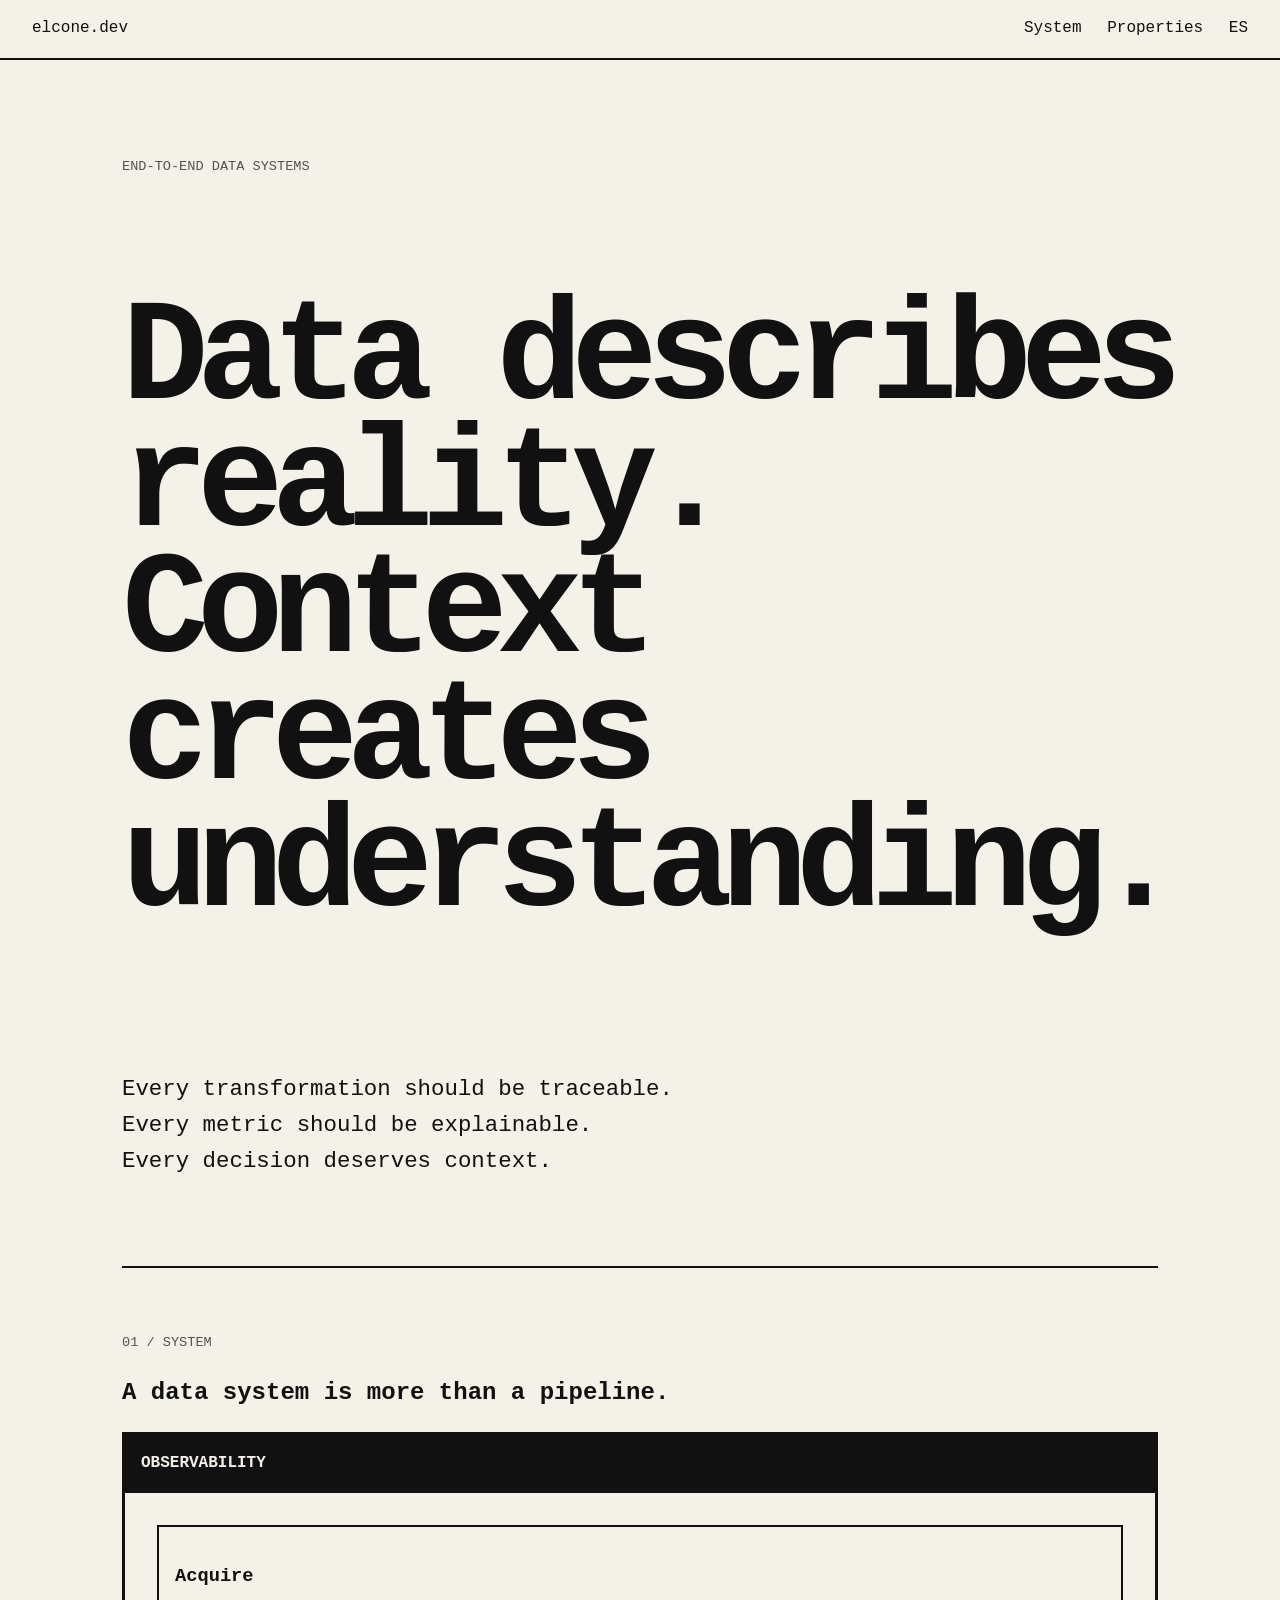
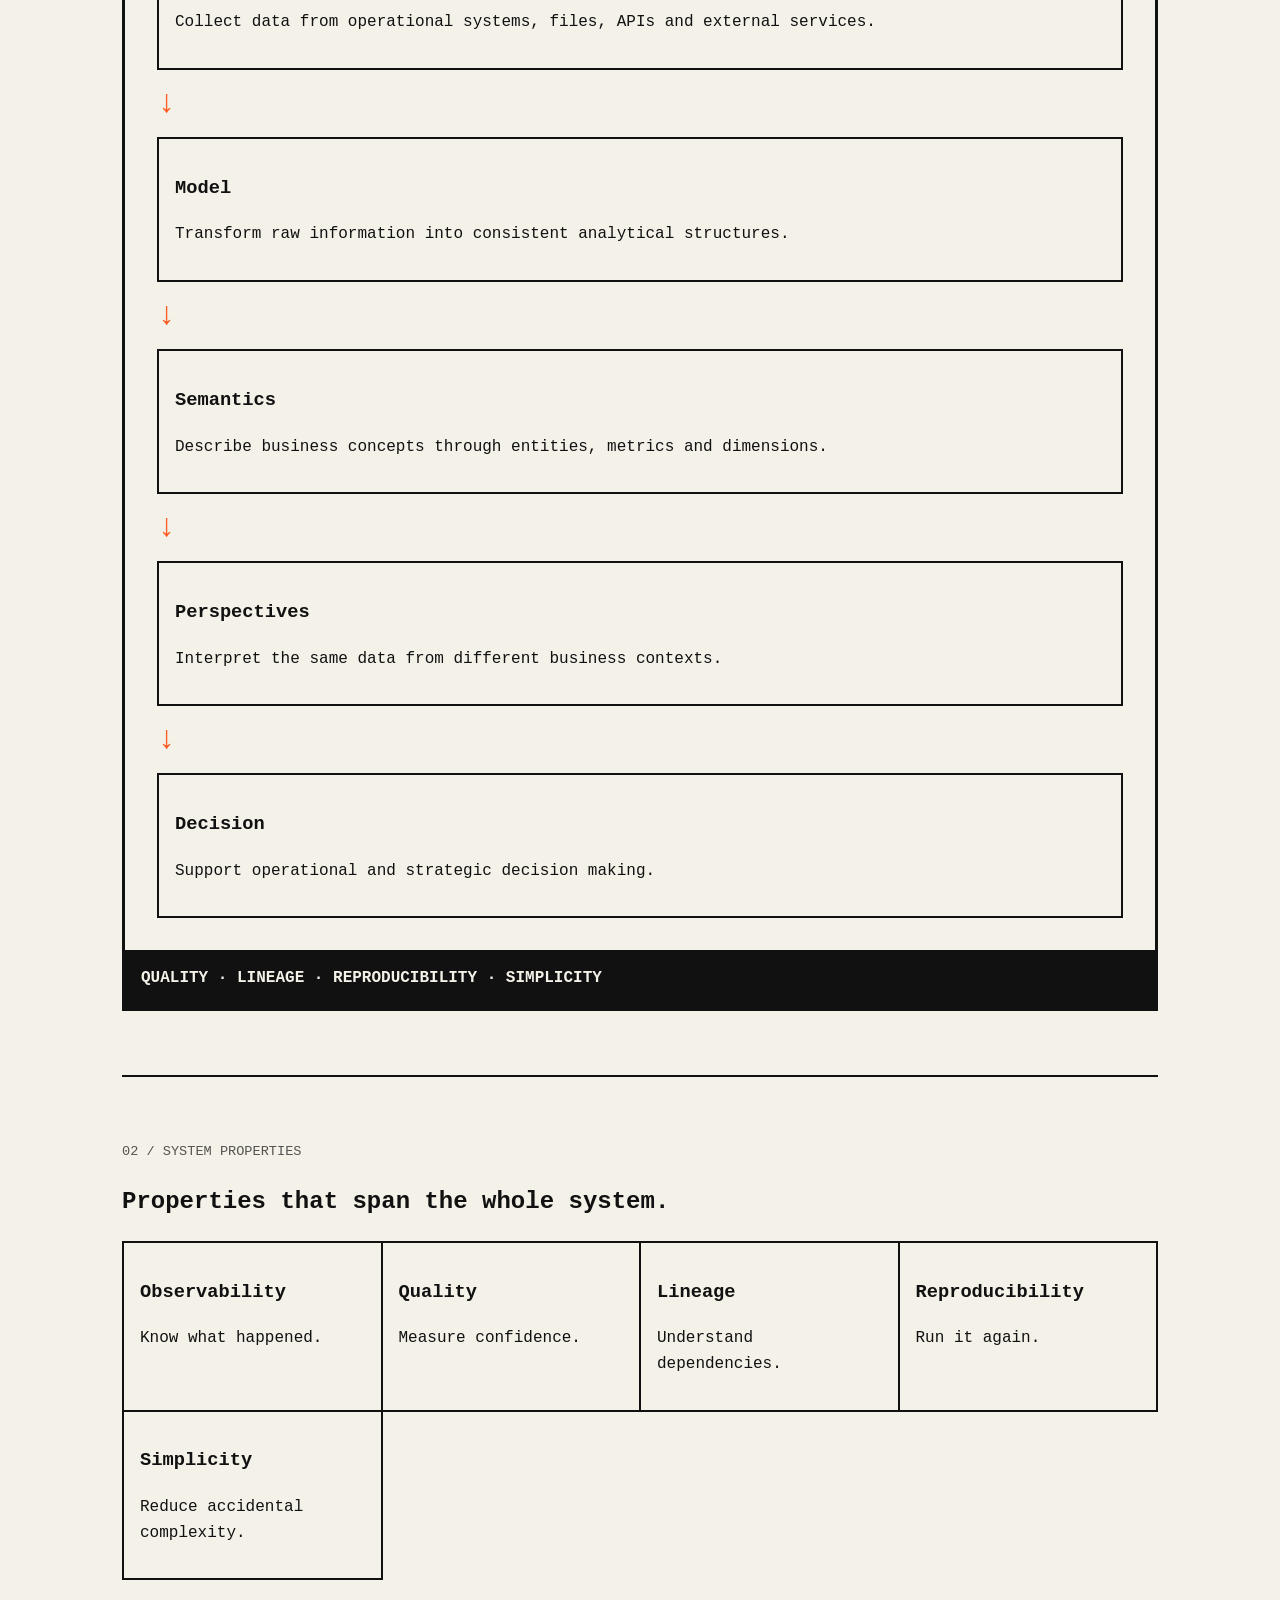
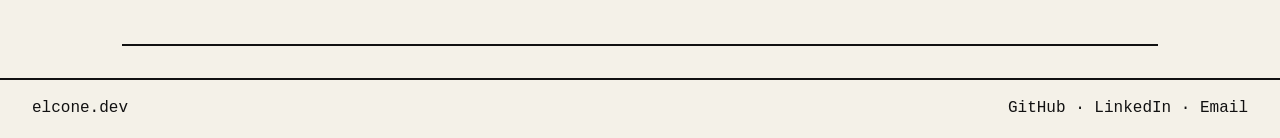
<file: index.html>
<!doctype html>
<html lang="en">
<head>
<meta charset="utf-8">
<meta name="viewport" content="width=device-width,initial-scale=1">
<title>elcone.dev</title>
<link rel="stylesheet" href="styles.css">
</head>
<body>
<header>
<div class="brand">elcone.dev</div>
<nav>
<a href="#system">System</a>
<a href="#properties">Properties</a>
<a href="es.html">ES</a>
</nav>
</header>

<main>

<section class="hero">
<div class="label">End-to-End Data Systems</div>

<h1>Data describes reality.<br>Context creates understanding.</h1>

<p class="lead">
Every transformation should be traceable.<br>
Every metric should be explainable.<br>
Every decision deserves context.
</p>
</section>

<section id="system">
<div class="label">01 / System</div>

<h2>A data system is more than a pipeline.</h2>

<div class="box">
<div class="cap">Observability</div>

<div class="flow">
<div class="step"><h3>Acquire</h3><p>Collect data from operational systems, files, APIs and external services.</p></div>
<div class="arrow">↓</div>
<div class="step"><h3>Model</h3><p>Transform raw information into consistent analytical structures.</p></div>
<div class="arrow">↓</div>
<div class="step"><h3>Semantics</h3><p>Describe business concepts through entities, metrics and dimensions.</p></div>
<div class="arrow">↓</div>
<div class="step"><h3>Perspectives</h3><p>Interpret the same data from different business contexts.</p></div>
<div class="arrow">↓</div>
<div class="step"><h3>Decision</h3><p>Support operational and strategic decision making.</p></div>
</div>

<div class="cap bottom">Quality · Lineage · Reproducibility · Simplicity</div>
</div>
</section>

<section id="properties">
<div class="label">02 / System Properties</div>

<h2>Properties that span the whole system.</h2>

<div class="props">
<div><h3>Observability</h3><p>Know what happened.</p></div>
<div><h3>Quality</h3><p>Measure confidence.</p></div>
<div><h3>Lineage</h3><p>Understand dependencies.</p></div>
<div><h3>Reproducibility</h3><p>Run it again.</p></div>
<div><h3>Simplicity</h3><p>Reduce accidental complexity.</p></div>
</div>

</section>

</main>

<footer>
<span>elcone.dev</span>
<span>GitHub · LinkedIn · Email</span>
</footer>
</body>
</html>
</file>
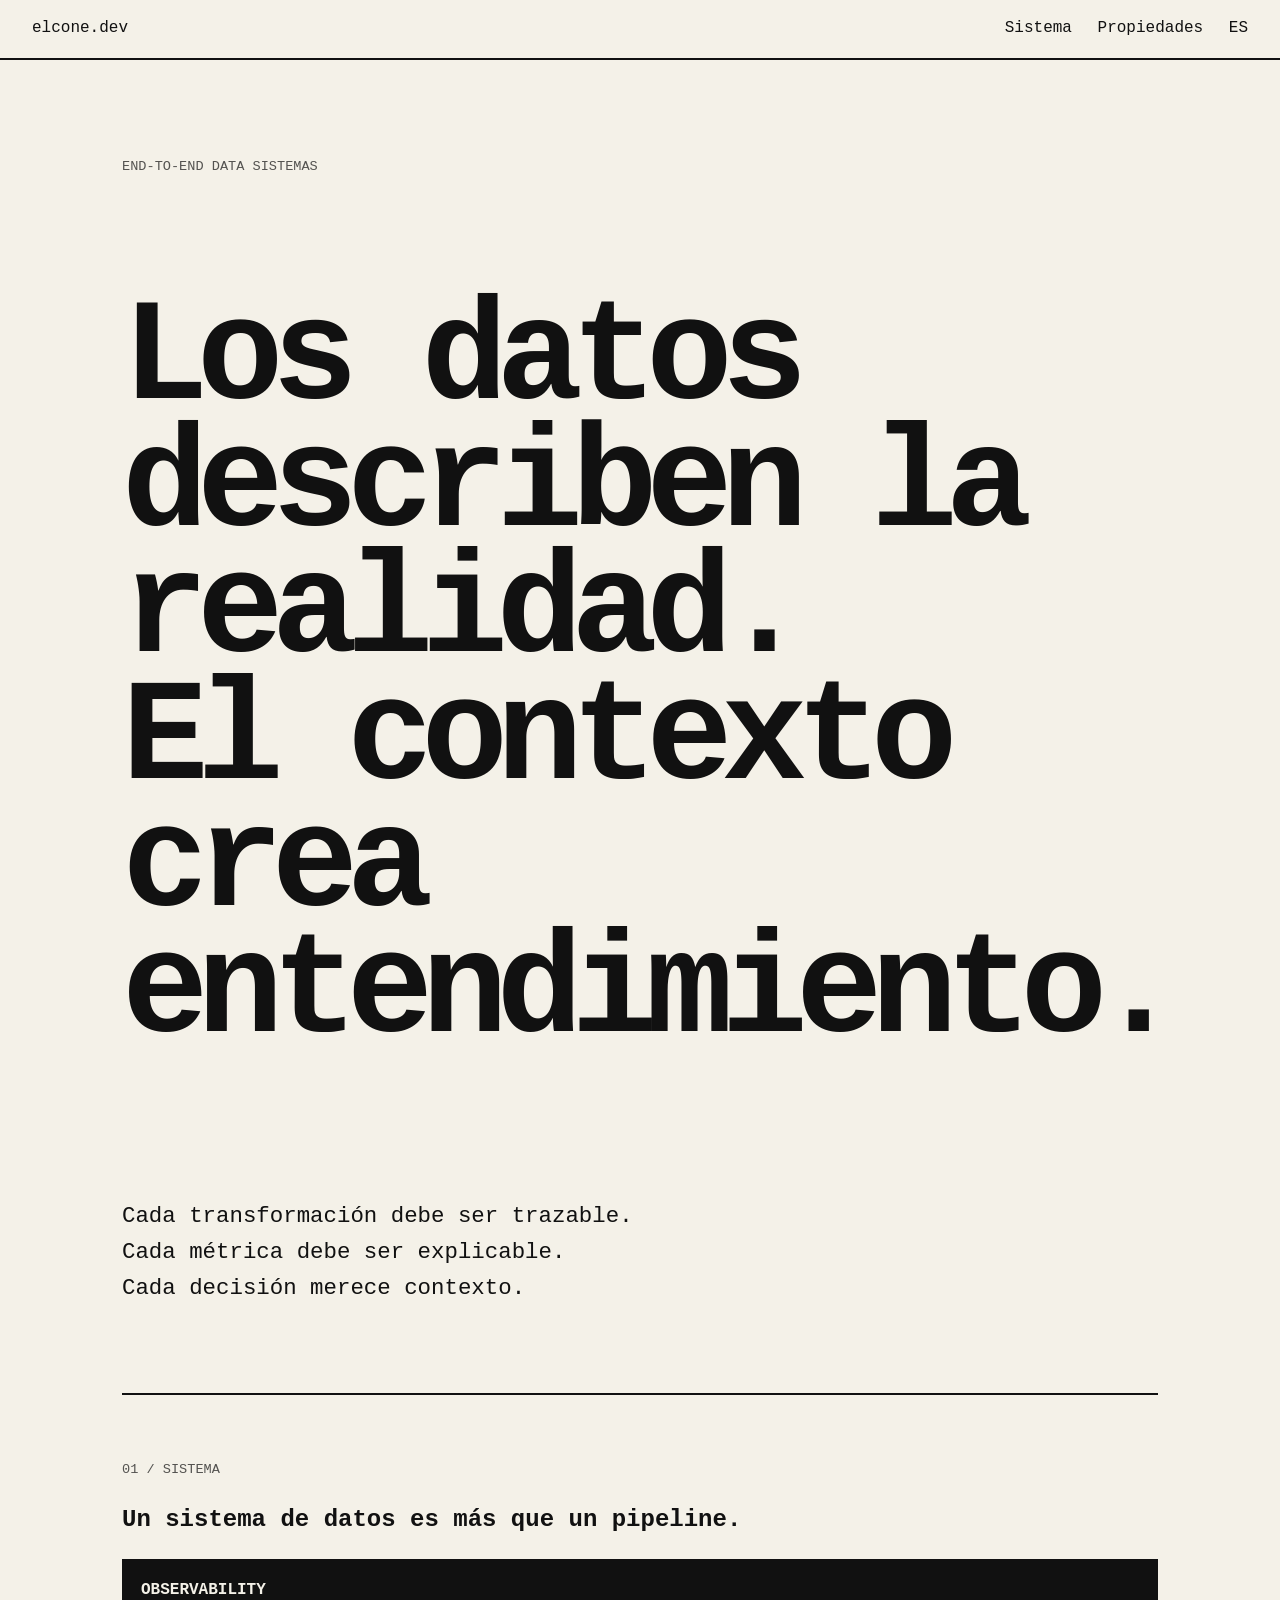
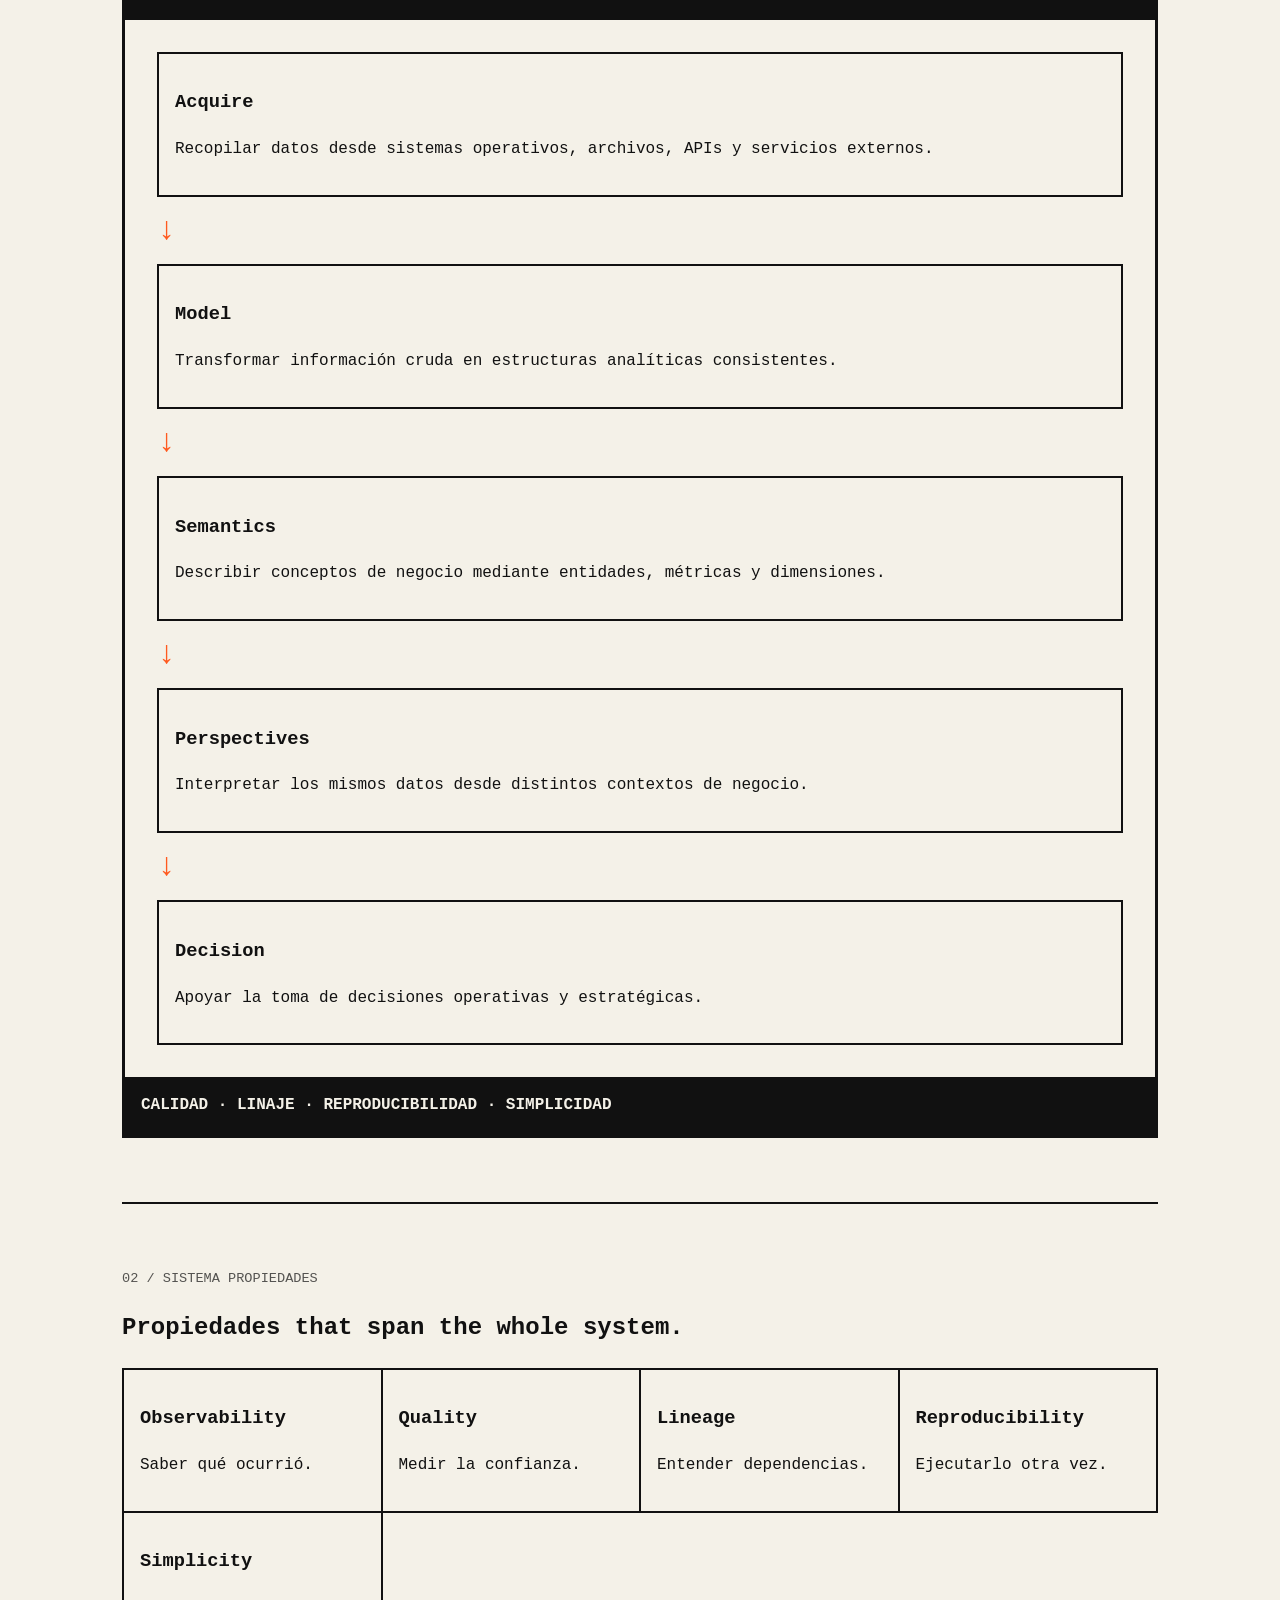
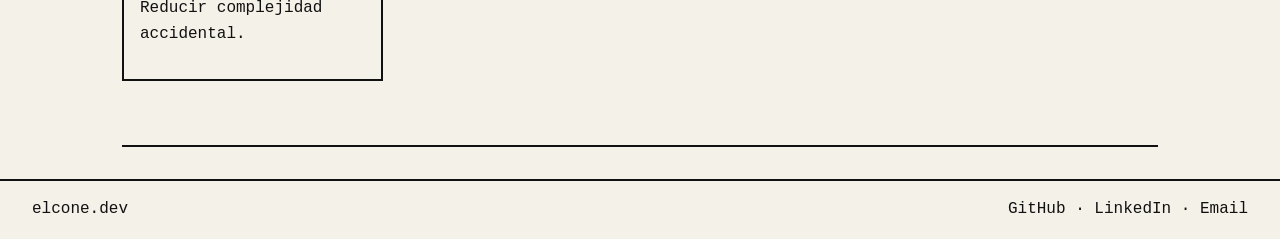
<file: es.html>
<!doctype html>
<html lang="en">
<head>
<meta charset="utf-8">
<meta name="viewport" content="width=device-width,initial-scale=1">
<title>elcone.dev</title>
<link rel="stylesheet" href="styles.css">
</head>
<body>
<header>
<div class="brand">elcone.dev</div>
<nav>
<a href="#system">Sistema</a>
<a href="#properties">Propiedades</a>
<a href="es.html">ES</a>
</nav>
</header>

<main>

<section class="hero">
<div class="label">End-to-End Data Sistemas</div>

<h1>Los datos describen la realidad.<br>El contexto crea entendimiento.</h1>

<p class="lead">
Cada transformación debe ser trazable.<br>Cada métrica debe ser explicable.<br>Cada decisión merece contexto.
</p>
</section>

<section id="system">
<div class="label">01 / Sistema</div>

<h2>Un sistema de datos es más que un pipeline.</h2>

<div class="box">
<div class="cap">Observability</div>

<div class="flow">
<div class="step"><h3>Acquire</h3><p>Recopilar datos desde sistemas operativos, archivos, APIs y servicios externos.</p></div>
<div class="arrow">↓</div>
<div class="step"><h3>Model</h3><p>Transformar información cruda en estructuras analíticas consistentes.</p></div>
<div class="arrow">↓</div>
<div class="step"><h3>Semantics</h3><p>Describir conceptos de negocio mediante entidades, métricas y dimensiones.</p></div>
<div class="arrow">↓</div>
<div class="step"><h3>Perspectives</h3><p>Interpretar los mismos datos desde distintos contextos de negocio.</p></div>
<div class="arrow">↓</div>
<div class="step"><h3>Decision</h3><p>Apoyar la toma de decisiones operativas y estratégicas.</p></div>
</div>

<div class="cap bottom">Calidad · Linaje · Reproducibilidad · Simplicidad</div>
</div>
</section>

<section id="properties">
<div class="label">02 / Sistema Propiedades</div>

<h2>Propiedades that span the whole system.</h2>

<div class="props">
<div><h3>Observability</h3><p>Saber qué ocurrió.</p></div>
<div><h3>Quality</h3><p>Medir la confianza.</p></div>
<div><h3>Lineage</h3><p>Entender dependencias.</p></div>
<div><h3>Reproducibility</h3><p>Ejecutarlo otra vez.</p></div>
<div><h3>Simplicity</h3><p>Reducir complejidad accidental.</p></div>
</div>

</section>

</main>

<footer>
<span>elcone.dev</span>
<span>GitHub · LinkedIn · Email</span>
</footer>
</body>
</html>
</file>
<file: styles.css>
:root{--bg:#f4f1e8;--fg:#111;--ac:#ff5a1f}
*{box-sizing:border-box}body{margin:0;background:var(--bg);color:var(--fg);font:16px/1.6 ui-monospace,monospace}
header,footer{display:flex;justify-content:space-between;align-items:center;padding:1rem 2rem;border-bottom:2px solid #111}
footer{border-top:2px solid #111;border-bottom:none}
nav a{margin-left:1rem;color:inherit;text-decoration:none}
main{max-width:1100px;margin:auto;padding:2rem}
.label{text-transform:uppercase;font-size:.85rem;opacity:.7}
.hero{min-height:80vh;display:grid;align-content:center;border-bottom:2px solid #111}
h1{font-size:clamp(4rem,12vw,9rem);line-height:.88;letter-spacing:-.08em}
.lead{font-size:1.4rem}
section{padding:4rem 0;border-bottom:2px solid #111}
.box{border:3px solid #111}
.cap{background:#111;color:#f4f1e8;padding:1rem;font-weight:bold;text-transform:uppercase}
.flow{padding:2rem}
.step{border:2px solid #111;padding:1rem}.arrow{font-size:2rem;color:var(--ac);padding:.5rem 0}
.props{display:grid;grid-template-columns:repeat(auto-fit,minmax(220px,1fr));gap:0;border-top:2px solid #111;border-left:2px solid #111}
.props>div{border-right:2px solid #111;border-bottom:2px solid #111;padding:1rem}
</file>
